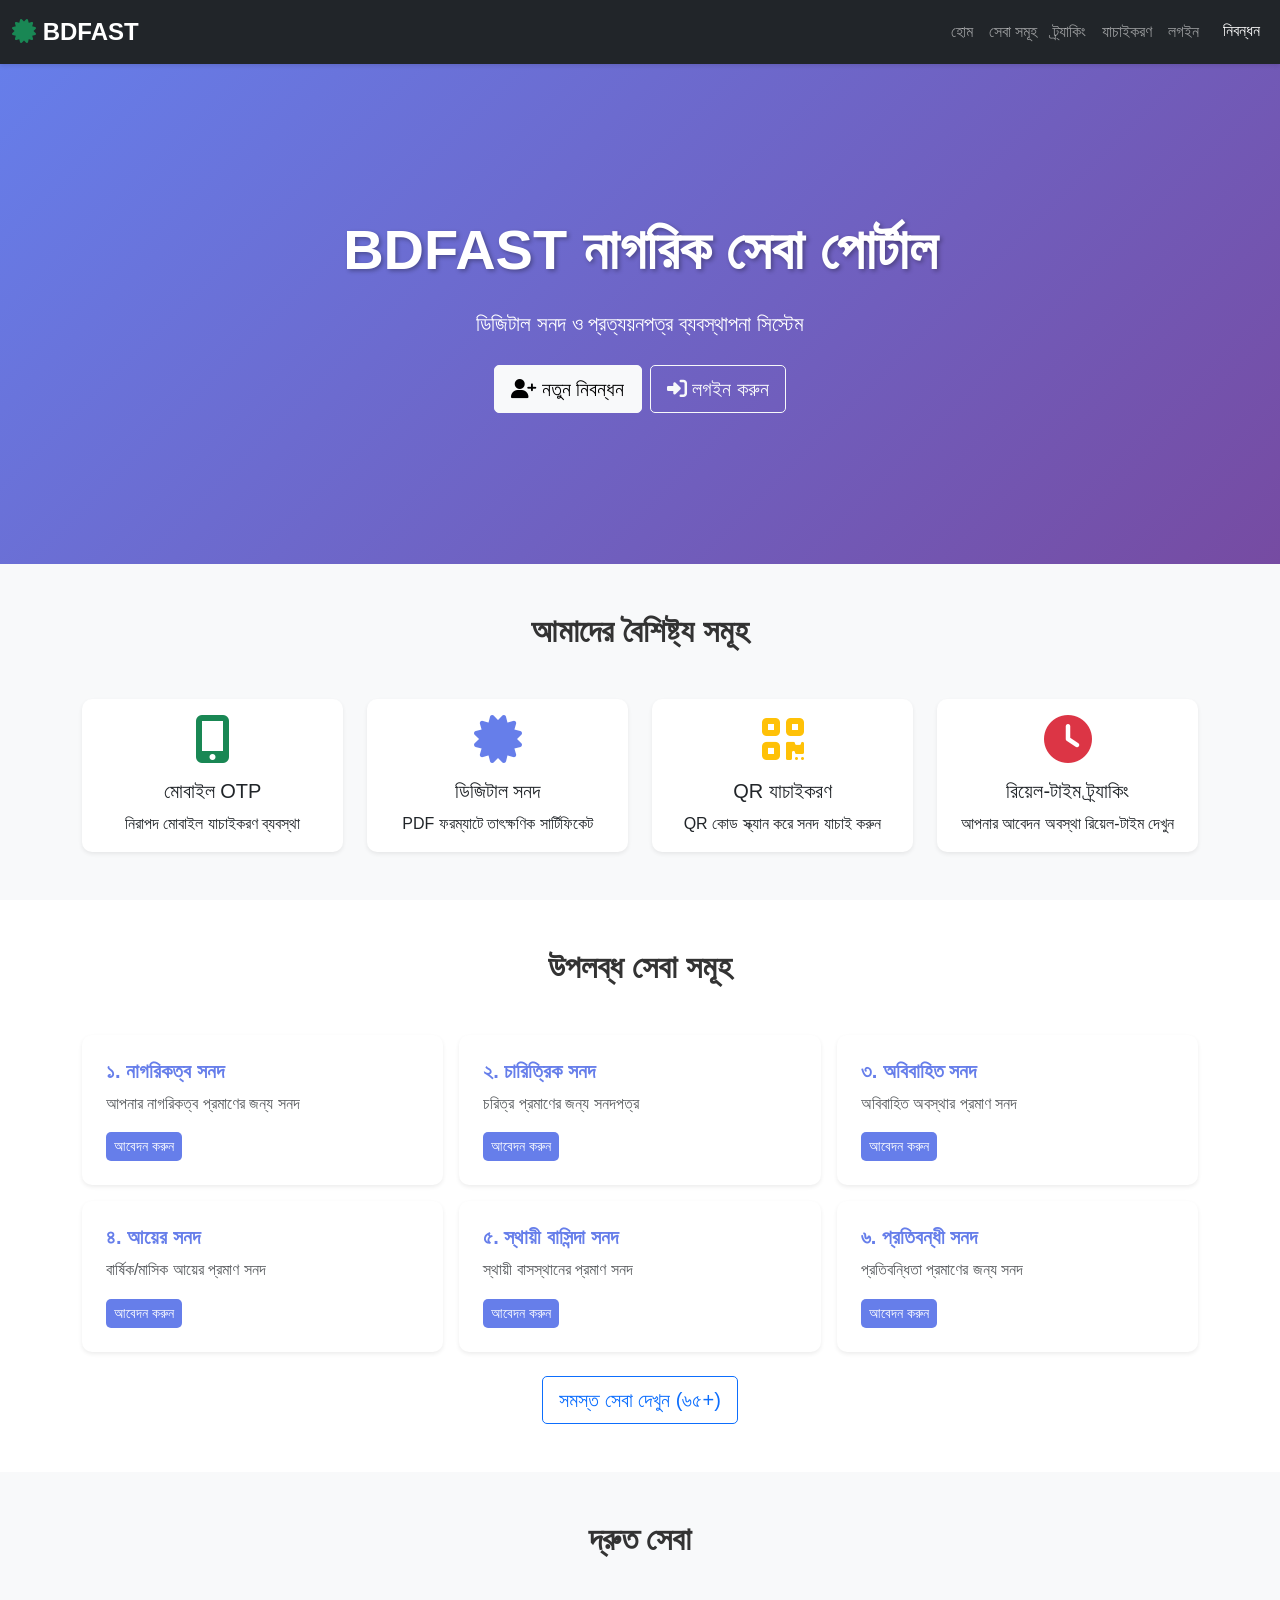
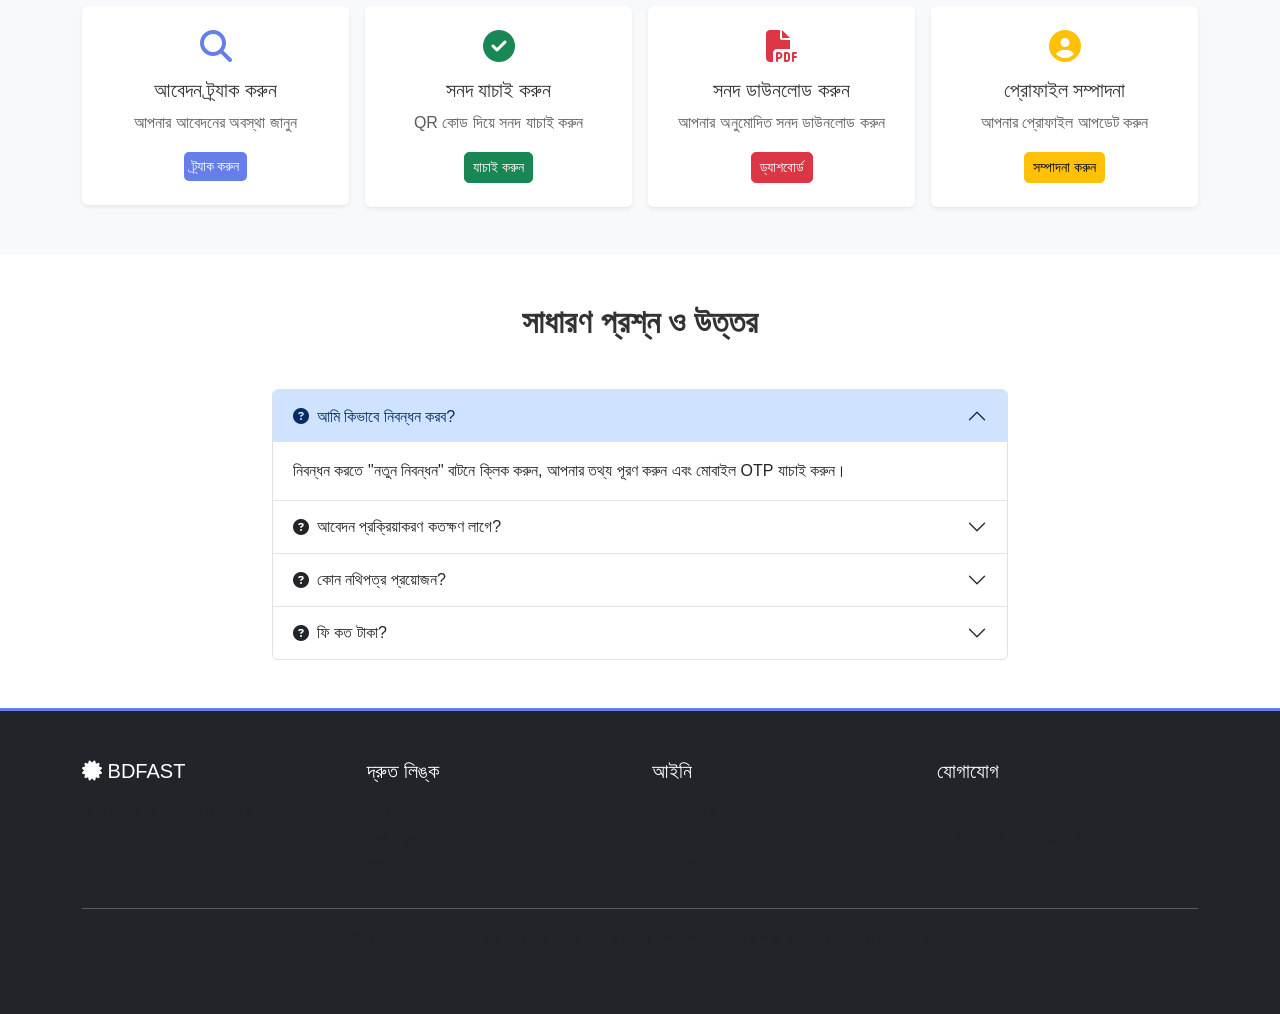
<file: index.html>
<!DOCTYPE html>
<html lang="bn">
<head>
    <meta charset="UTF-8">
    <meta name="viewport" content="width=device-width, initial-scale=1.0">
    <meta name="description" content="BDFAST Digital Citizen Certificate & Prottoyon Management System">
    <title>BDFAST - নাগরিক সেবা পোর্টাল</title>
    <link href="https://cdn.jsdelivr.net/npm/bootstrap@5.3.0/dist/css/bootstrap.min.css" rel="stylesheet">
    <link href="https://cdnjs.cloudflare.com/ajax/libs/font-awesome/6.4.0/css/all.min.css" rel="stylesheet">
    <link rel="stylesheet" href="css/style.css">
</head>
<body>
    <!-- Navigation Bar -->
    <nav class="navbar navbar-expand-lg navbar-dark bg-dark">
        <div class="container-fluid">
            <a class="navbar-brand fw-bold" href="#">
                <i class="fas fa-certificate text-success"></i> BDFAST
            </a>
            <button class="navbar-toggler" type="button" data-bs-toggle="collapse" data-bs-target="#navbarNav">
                <span class="navbar-toggler-icon"></span>
            </button>
            <div class="collapse navbar-collapse" id="navbarNav">
                <ul class="navbar-nav ms-auto">
                    <li class="nav-item"><a class="nav-link" href="#home">হোম</a></li>
                    <li class="nav-item"><a class="nav-link" href="#services">সেবা সমূহ</a></li>
                    <li class="nav-item"><a class="nav-link" href="pages/track.html">ট্র্যাকিং</a></li>
                    <li class="nav-item"><a class="nav-link" href="pages/verify.html">যাচাইকরণ</a></li>
                    <li class="nav-item"><a class="nav-link" href="pages/login.html">লগইন</a></li>
                    <li class="nav-item"><a class="nav-link btn btn-success text-white ms-2" href="pages/register.html">নিবন্ধন</a></li>
                </ul>
            </div>
        </div>
    </nav>

    <!-- Hero Section -->
    <section id="home" class="hero-section py-5 text-center text-white" style="background: linear-gradient(135deg, #667eea 0%, #764ba2 100%);">
        <div class="container">
            <h1 class="display-4 fw-bold mb-4">BDFAST নাগরিক সেবা পোর্টাল</h1>
            <p class="lead mb-4">ডিজিটাল সনদ ও প্রত্যয়নপত্র ব্যবস্থাপনা সিস্টেম</p>
            <div class="d-flex gap-2 justify-content-center">
                <a href="pages/register.html" class="btn btn-light btn-lg"><i class="fas fa-user-plus"></i> নতুন নিবন্ধন</a>
                <a href="pages/login.html" class="btn btn-outline-light btn-lg"><i class="fas fa-sign-in-alt"></i> লগইন করুন</a>
            </div>
        </div>
    </section>

    <!-- Features Section -->
    <section id="features" class="py-5 bg-light">
        <div class="container">
            <h2 class="text-center mb-5 fw-bold">আমাদের বৈশিষ্ট্য সমূহ</h2>
            <div class="row g-4">
                <div class="col-md-3 text-center">
                    <div class="card border-0 shadow-sm h-100">
                        <div class="card-body">
                            <i class="fas fa-mobile-alt fa-3x text-success mb-3"></i>
                            <h5 class="card-title">মোবাইল OTP</h5>
                            <p class="card-text">নিরাপদ মোবাইল যাচাইকরণ ব্যবস্থা</p>
                        </div>
                    </div>
                </div>
                <div class="col-md-3 text-center">
                    <div class="card border-0 shadow-sm h-100">
                        <div class="card-body">
                            <i class="fas fa-certificate fa-3x text-primary mb-3"></i>
                            <h5 class="card-title">ডিজিটাল সনদ</h5>
                            <p class="card-text">PDF ফরম্যাটে তাৎক্ষণিক সার্টিফিকেট</p>
                        </div>
                    </div>
                </div>
                <div class="col-md-3 text-center">
                    <div class="card border-0 shadow-sm h-100">
                        <div class="card-body">
                            <i class="fas fa-qrcode fa-3x text-warning mb-3"></i>
                            <h5 class="card-title">QR যাচাইকরণ</h5>
                            <p class="card-text">QR কোড স্ক্যান করে সনদ যাচাই করুন</p>
                        </div>
                    </div>
                </div>
                <div class="col-md-3 text-center">
                    <div class="card border-0 shadow-sm h-100">
                        <div class="card-body">
                            <i class="fas fa-clock fa-3x text-danger mb-3"></i>
                            <h5 class="card-title">রিয়েল-টাইম ট্র্যাকিং</h5>
                            <p class="card-text">আপনার আবেদন অবস্থা রিয়েল-টাইম দেখুন</p>
                        </div>
                    </div>
                </div>
            </div>
        </div>
    </section>

    <!-- Services Section -->
    <section id="services" class="py-5">
        <div class="container">
            <h2 class="text-center mb-5 fw-bold">উপলব্ধ সেবা সমূহ</h2>
            <div class="row g-3">
                <div class="col-md-4">
                    <div class="service-card card border-0 shadow-sm">
                        <div class="card-body">
                            <h5 class="card-title">১. নাগরিকত্ব সনদ</h5>
                            <p class="text-muted">আপনার নাগরিকত্ব প্রমাণের জন্য সনদ</p>
                            <a href="#" class="btn btn-sm btn-primary">আবেদন করুন</a>
                        </div>
                    </div>
                </div>
                <div class="col-md-4">
                    <div class="service-card card border-0 shadow-sm">
                        <div class="card-body">
                            <h5 class="card-title">২. চারিত্রিক সনদ</h5>
                            <p class="text-muted">চরিত্র প্রমাণের জন্য সনদপত্র</p>
                            <a href="#" class="btn btn-sm btn-primary">আবেদন করুন</a>
                        </div>
                    </div>
                </div>
                <div class="col-md-4">
                    <div class="service-card card border-0 shadow-sm">
                        <div class="card-body">
                            <h5 class="card-title">৩. অবিবাহিত সনদ</h5>
                            <p class="text-muted">অবিবাহিত অবস্থার প্রমাণ সনদ</p>
                            <a href="#" class="btn btn-sm btn-primary">আবেদন করুন</a>
                        </div>
                    </div>
                </div>
                <div class="col-md-4">
                    <div class="service-card card border-0 shadow-sm">
                        <div class="card-body">
                            <h5 class="card-title">৪. আয়ের সনদ</h5>
                            <p class="text-muted">বার্ষিক/মাসিক আয়ের প্রমাণ সনদ</p>
                            <a href="#" class="btn btn-sm btn-primary">আবেদন করুন</a>
                        </div>
                    </div>
                </div>
                <div class="col-md-4">
                    <div class="service-card card border-0 shadow-sm">
                        <div class="card-body">
                            <h5 class="card-title">৫. স্থায়ী বাসিন্দা সনদ</h5>
                            <p class="text-muted">স্থায়ী বাসস্থানের প্রমাণ সনদ</p>
                            <a href="#" class="btn btn-sm btn-primary">আবেদন করুন</a>
                        </div>
                    </div>
                </div>
                <div class="col-md-4">
                    <div class="service-card card border-0 shadow-sm">
                        <div class="card-body">
                            <h5 class="card-title">৬. প্রতিবন্ধী সনদ</h5>
                            <p class="text-muted">প্রতিবন্ধিতা প্রমাণের জন্য সনদ</p>
                            <a href="#" class="btn btn-sm btn-primary">আবেদন করুন</a>
                        </div>
                    </div>
                </div>
            </div>
            <div class="text-center mt-4">
                <a href="pages/services.html" class="btn btn-lg btn-outline-primary">সমস্ত সেবা দেখুন (৬৫+)</a>
            </div>
        </div>
    </section>

    <!-- Quick Actions Section -->
    <section class="py-5 bg-light">
        <div class="container">
            <h2 class="text-center mb-5 fw-bold">দ্রুত সেবা</h2>
            <div class="row g-3 text-center">
                <div class="col-md-3">
                    <div class="quick-action-card p-4 border-0 rounded shadow-sm">
                        <i class="fas fa-search fa-2x text-primary mb-3"></i>
                        <h5>আবেদন ট্র্যাক করুন</h5>
                        <p class="text-muted mb-3">আপনার আবেদনের অবস্থা জানুন</p>
                        <a href="pages/track.html" class="btn btn-sm btn-primary">ট্র্যাক করুন</a>
                    </div>
                </div>
                <div class="col-md-3">
                    <div class="quick-action-card p-4 border-0 rounded shadow-sm">
                        <i class="fas fa-check-circle fa-2x text-success mb-3"></i>
                        <h5>সনদ যাচাই করুন</h5>
                        <p class="text-muted mb-3">QR কোড দিয়ে সনদ যাচাই করুন</p>
                        <a href="pages/verify.html" class="btn btn-sm btn-success">যাচাই করুন</a>
                    </div>
                </div>
                <div class="col-md-3">
                    <div class="quick-action-card p-4 border-0 rounded shadow-sm">
                        <i class="fas fa-file-pdf fa-2x text-danger mb-3"></i>
                        <h5>সনদ ডাউনলোড করুন</h5>
                        <p class="text-muted mb-3">আপনার অনুমোদিত সনদ ডাউনলোড করুন</p>
                        <a href="pages/dashboard.html" class="btn btn-sm btn-danger">ড্যাশবোর্ড</a>
                    </div>
                </div>
                <div class="col-md-3">
                    <div class="quick-action-card p-4 border-0 rounded shadow-sm">
                        <i class="fas fa-user-circle fa-2x text-warning mb-3"></i>
                        <h5>প্রোফাইল সম্পাদনা</h5>
                        <p class="text-muted mb-3">আপনার প্রোফাইল আপডেট করুন</p>
                        <a href="pages/profile.html" class="btn btn-sm btn-warning">সম্পাদনা করুন</a>
                    </div>
                </div>
            </div>
        </div>
    </section>

    <!-- FAQ Section -->
    <section class="py-5">
        <div class="container">
            <h2 class="text-center mb-5 fw-bold">সাধারণ প্রশ্ন ও উত্তর</h2>
            <div class="row">
                <div class="col-lg-8 mx-auto">
                    <div class="accordion" id="faqAccordion">
                        <div class="accordion-item">
                            <h2 class="accordion-header">
                                <button class="accordion-button" type="button" data-bs-toggle="collapse" data-bs-target="#faq1">
                                    <i class="fas fa-question-circle me-2"></i> আমি কিভাবে নিবন্ধন করব?
                                </button>
                            </h2>
                            <div id="faq1" class="accordion-collapse collapse show" data-bs-parent="#faqAccordion">
                                <div class="accordion-body">
                                    নিবন্ধন করতে "নতুন নিবন্ধন" বাটনে ক্লিক করুন, আপনার তথ্য পূরণ করুন এবং মোবাইল OTP যাচাই করুন।
                                </div>
                            </div>
                        </div>
                        <div class="accordion-item">
                            <h2 class="accordion-header">
                                <button class="accordion-button collapsed" type="button" data-bs-toggle="collapse" data-bs-target="#faq2">
                                    <i class="fas fa-question-circle me-2"></i> আবেদন প্রক্রিয়াকরণ কতক্ষণ লাগে?
                                </button>
                            </h2>
                            <div id="faq2" class="accordion-collapse collapse" data-bs-parent="#faqAccordion">
                                <div class="accordion-body">
                                    সাধারণত ৫-৭ কর্মদিবস সময় লাগে। আপনি রিয়েল-টাইমে আপনার আবেদনের অবস্থা ট্র্যাক করতে পারেন।
                                </div>
                            </div>
                        </div>
                        <div class="accordion-item">
                            <h2 class="accordion-header">
                                <button class="accordion-button collapsed" type="button" data-bs-toggle="collapse" data-bs-target="#faq3">
                                    <i class="fas fa-question-circle me-2"></i> কোন নথিপত্র প্রয়োজন?
                                </button>
                            </h2>
                            <div id="faq3" class="accordion-collapse collapse" data-bs-parent="#faqAccordion">
                                <div class="accordion-body">
                                    আবেদনের ধরনের উপর নির্ভর করে বিভিন্ন নথির প্রয়োজন হয়। আবেদন ফর্মে সকল প্রয়োজনীয় নথির তালিকা থাকবে।
                                </div>
                            </div>
                        </div>
                        <div class="accordion-item">
                            <h2 class="accordion-header">
                                <button class="accordion-button collapsed" type="button" data-bs-toggle="collapse" data-bs-target="#faq4">
                                    <i class="fas fa-question-circle me-2"></i> ফি কত টাকা?
                                </button>
                            </h2>
                            <div id="faq4" class="accordion-collapse collapse" data-bs-parent="#faqAccordion">
                                <div class="accordion-body">
                                    বিভিন্ন সেবার জন্য ফি ভিন্ন। সেবা নির্বাচনের সময় ফি জানানো হবে।
                                </div>
                            </div>
                        </div>
                    </div>
                </div>
            </div>
        </div>
    </section>

    <!-- Footer -->
    <footer class="bg-dark text-white py-5">
        <div class="container">
            <div class="row g-4">
                <div class="col-md-3">
                    <h5 class="mb-3"><i class="fas fa-certificate"></i> BDFAST</h5>
                    <p class="text-muted">ডিজিটাল নাগরিক সেবা ব্যবস্থাপনা</p>
                </div>
                <div class="col-md-3">
                    <h5 class="mb-3">দ্রুত লিঙ্ক</h5>
                    <ul class="list-unstyled">
                        <li><a href="#" class="text-muted text-decoration-none">হোম</a></li>
                        <li><a href="#" class="text-muted text-decoration-none">সেবা সমূহ</a></li>
                        <li><a href="#" class="text-muted text-decoration-none">সম্পর্কে</a></li>
                    </ul>
                </div>
                <div class="col-md-3">
                    <h5 class="mb-3">আইনি</h5>
                    <ul class="list-unstyled">
                        <li><a href="pages/privacy.html" class="text-muted text-decoration-none">গোপনীয়তা নীতি</a></li>
                        <li><a href="pages/terms.html" class="text-muted text-decoration-none">শর্তাবলী</a></li>
                        <li><a href="pages/disclaimer.html" class="text-muted text-decoration-none">অস্বীকরণ</a></li>
                    </ul>
                </div>
                <div class="col-md-3">
                    <h5 class="mb-3">যোগাযোগ</h5>
                    <p class="text-muted">
                        <i class="fas fa-phone"></i> +৮৮০ XXXX XXXXXX<br>
                        <i class="fas fa-envelope"></i> info@bdfast.gov.bd
                    </p>
                </div>
            </div>
            <hr class="bg-secondary">
            <div class="text-center text-muted">
                <p>&copy; ২০২৬ BDFAST। সর্বাধিকার সংরক্ষিত। এই প্ল্যাটফর্মটি সংশ্লিষ্ট কর্তৃপক্ষের অনুমোদন অনুযায়ী পরিচালিত হয়।</p>
            </div>
        </div>
    </footer>

    <script src="https://cdn.jsdelivr.net/npm/bootstrap@5.3.0/dist/js/bootstrap.bundle.min.js"></script>
    <script src="js/main.js"></script>
</body>
</html>
</file>
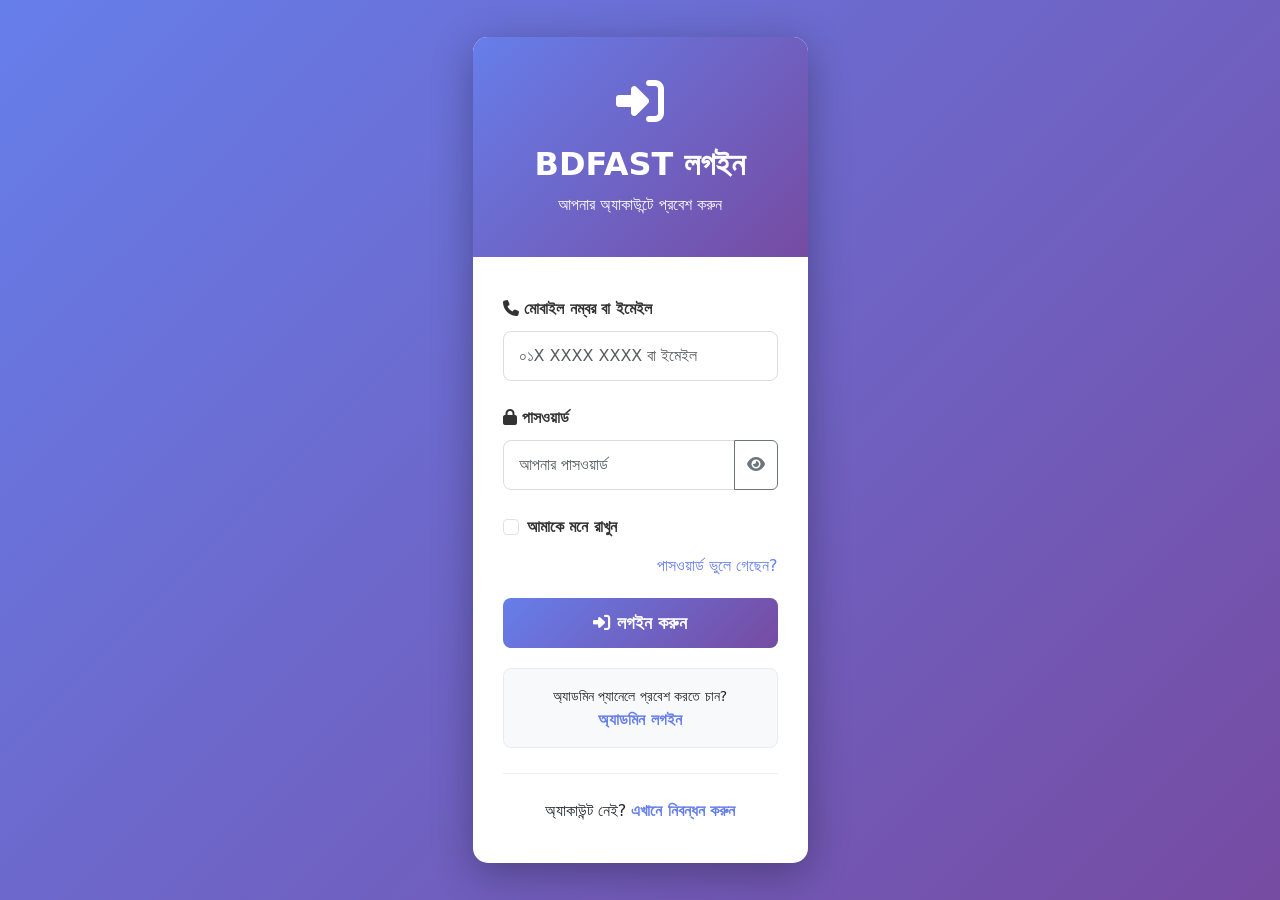
<file: pages/login.html>
<!DOCTYPE html>
<html lang="bn">
<head>
    <meta charset="UTF-8">
    <meta name="viewport" content="width=device-width, initial-scale=1.0">
    <title>লগইন - BDFAST</title>
    <link href="https://cdn.jsdelivr.net/npm/bootstrap@5.3.0/dist/css/bootstrap.min.css" rel="stylesheet">
    <link href="https://cdnjs.cloudflare.com/ajax/libs/font-awesome/6.4.0/css/all.min.css" rel="stylesheet">
    <style>
        body {
            background: linear-gradient(135deg, #667eea 0%, #764ba2 100%);
            min-height: 100vh;
            display: flex;
            align-items: center;
            padding: 20px;
        }
        .login-container {
            background: white;
            border-radius: 15px;
            box-shadow: 0 10px 40px rgba(0,0,0,0.3);
            max-width: 450px;
            margin: 0 auto;
            overflow: hidden;
        }
        .login-header {
            background: linear-gradient(135deg, #667eea 0%, #764ba2 100%);
            color: white;
            padding: 40px 30px;
            text-align: center;
        }
        .login-header h2 {
            margin-bottom: 10px;
            font-weight: 700;
        }
        .login-header i {
            font-size: 3rem;
            margin-bottom: 20px;
        }
        .login-form {
            padding: 40px 30px;
        }
        .form-group {
            margin-bottom: 25px;
        }
        label {
            font-weight: 600;
            margin-bottom: 10px;
            color: #333;
            display: block;
        }
        .form-control {
            border-radius: 8px;
            border: 1px solid #ddd;
            padding: 12px 15px;
            font-size: 1rem;
            transition: all 0.3s;
        }
        .form-control:focus {
            border-color: #667eea;
            box-shadow: 0 0 0 0.2rem rgba(102, 126, 234, 0.25);
        }
        .form-check {
            margin-bottom: 15px;
        }
        .form-check-input:checked {
            background-color: #667eea;
            border-color: #667eea;
        }
        .btn-login {
            background: linear-gradient(135deg, #667eea 0%, #764ba2 100%);
            border: none;
            color: white;
            padding: 12px 30px;
            border-radius: 8px;
            font-weight: 600;
            width: 100%;
            cursor: pointer;
            transition: all 0.3s;
            font-size: 1.1rem;
        }
        .btn-login:hover {
            transform: translateY(-2px);
            box-shadow: 0 5px 20px rgba(102, 126, 234, 0.4);
            color: white;
        }
        .forgot-password {
            text-align: right;
            margin-bottom: 20px;
        }
        .forgot-password a {
            color: #667eea;
            text-decoration: none;
            font-weight: 500;
        }
        .forgot-password a:hover {
            text-decoration: underline;
        }
        .register-link {
            text-align: center;
            margin-top: 25px;
            padding-top: 25px;
            border-top: 1px solid #eee;
        }
        .register-link a {
            color: #667eea;
            text-decoration: none;
            font-weight: 600;
        }
        .error-message {
            color: #dc3545;
            font-size: 0.875rem;
            margin-top: 5px;
        }
        .admin-login {
            background: #f8f9fa;
            padding: 15px;
            border-radius: 8px;
            margin-top: 20px;
            text-align: center;
            border: 1px solid #e9ecef;
        }
        .admin-login a {
            color: #667eea;
            text-decoration: none;
            font-weight: 600;
        }
    </style>
</head>
<body>
    <div class="login-container">
        <div class="login-header">
            <i class="fas fa-sign-in-alt"></i>
            <h2>BDFAST লগইন</h2>
            <p class="mb-0">আপনার অ্যাকাউন্টে প্রবেশ করুন</p>
        </div>

        <div class="login-form">
            <form id="loginForm">
                <div class="form-group">
                    <label for="loginMobile">
                        <i class="fas fa-phone"></i> মোবাইল নম্বর বা ইমেইল
                    </label>
                    <input type="text" id="loginMobile" class="form-control" placeholder="০১X XXXX XXXX বা ইমেইল" required>
                    <div class="error-message" id="loginMobileError"></div>
                </div>

                <div class="form-group">
                    <label for="loginPassword">
                        <i class="fas fa-lock"></i> পাসওয়ার্ড
                    </label>
                    <div class="input-group">
                        <input type="password" id="loginPassword" class="form-control" placeholder="আপনার পাসওয়ার্ড" required>
                        <button type="button" class="btn btn-outline-secondary" id="togglePassword">
                            <i class="fas fa-eye"></i>
                        </button>
                    </div>
                    <div class="error-message" id="loginPasswordError"></div>
                </div>

                <div class="form-check">
                    <input type="checkbox" id="rememberMe" class="form-check-input">
                    <label class="form-check-label" for="rememberMe">
                        আমাকে মনে রাখুন
                    </label>
                </div>

                <div class="forgot-password">
                    <a href="forgot-password.html">পাসওয়ার্ড ভুলে গেছেন?</a>
                </div>

                <button type="submit" class="btn-login">
                    <i class="fas fa-sign-in-alt"></i> লগইন করুন
                </button>
            </form>

            <div class="admin-login">
                <small>অ্যাডমিন প্যানেলে প্রবেশ করতে চান?</small><br>
                <a href="admin/login.html">অ্যাডমিন লগইন</a>
            </div>

            <div class="register-link">
                অ্যাকাউন্ট নেই? <a href="register.html">এখানে নিবন্ধন করুন</a>
            </div>
        </div>
    </div>

    <script src="../js/main.js"></script>
    <script src="https://cdn.jsdelivr.net/npm/bootstrap@5.3.0/dist/js/bootstrap.bundle.min.js"></script>
    <script>
        // Toggle Password Visibility
        document.getElementById('togglePassword').addEventListener('click', function() {
            const input = document.getElementById('loginPassword');
            const icon = this.querySelector('i');
            
            if (input.type === 'password') {
                input.type = 'text';
                icon.classList.remove('fa-eye');
                icon.classList.add('fa-eye-slash');
            } else {
                input.type = 'password';
                icon.classList.remove('fa-eye-slash');
                icon.classList.add('fa-eye');
            }
        });

        // Handle Login Form Submission
        document.getElementById('loginForm').addEventListener('submit', async function(e) {
            e.preventDefault();
            await handleLogin();
        });

        async function handleLogin() {
            const mobile = document.getElementById('loginMobile').value.trim();
            const password = document.getElementById('loginPassword').value;
            const rememberMe = document.getElementById('rememberMe').checked;

            // Clear previous errors
            document.getElementById('loginMobileError').textContent = '';
            document.getElementById('loginPasswordError').textContent = '';

            // Validation
            if (!mobile) {
                document.getElementById('loginMobileError').textContent = 'মোবাইল নম্বর বা ইমেইল প্রয়োজন';
                return;
            }

            if (!password) {
                document.getElementById('loginPasswordError').textContent = 'পাসওয়ার্ড প্রয়োজন';
                return;
            }

            const button = document.querySelector('.btn-login');
            BDFAST.setLoadingState(button, true);

            try {
                const response = await BDFAST.apiCall('/auth/login', 'POST', {
                    identifier: mobile,
                    password: password
                });

                if (response && response.success) {
                    // Store token and user info
                    localStorage.setItem('token', response.token);
                    BDFAST.setUserInfo(response.user);

                    if (rememberMe) {
                        localStorage.setItem('rememberMe', 'true');
                    }

                    BDFAST.showAlert('লগইন সফল! আপনি পুনর্নির্দেশিত হবেন...', 'success');
                    
                    // Redirect based on user role
                    setTimeout(() => {
                        if (response.user.role === 'admin' || response.user.role === 'officer') {
                            window.location.href = 'admin/dashboard.html';
                        } else {
                            window.location.href = 'dashboard.html';
                        }
                    }, 1500);
                } else {
                    BDFAST.showAlert(response?.message || 'লগইন ব্যর্থ হয়েছে', 'danger');
                }
            } catch (error) {
                console.error('Login Error:', error);
                BDFAST.showAlert('একটি ত্রুটি ঘটেছে। দয়া করে পুনরায় চেষ্টা করুন', 'danger');
            } finally {
                BDFAST.setLoadingState(button, false);
            }
        }
    </script>
</body>
</html>
</file>
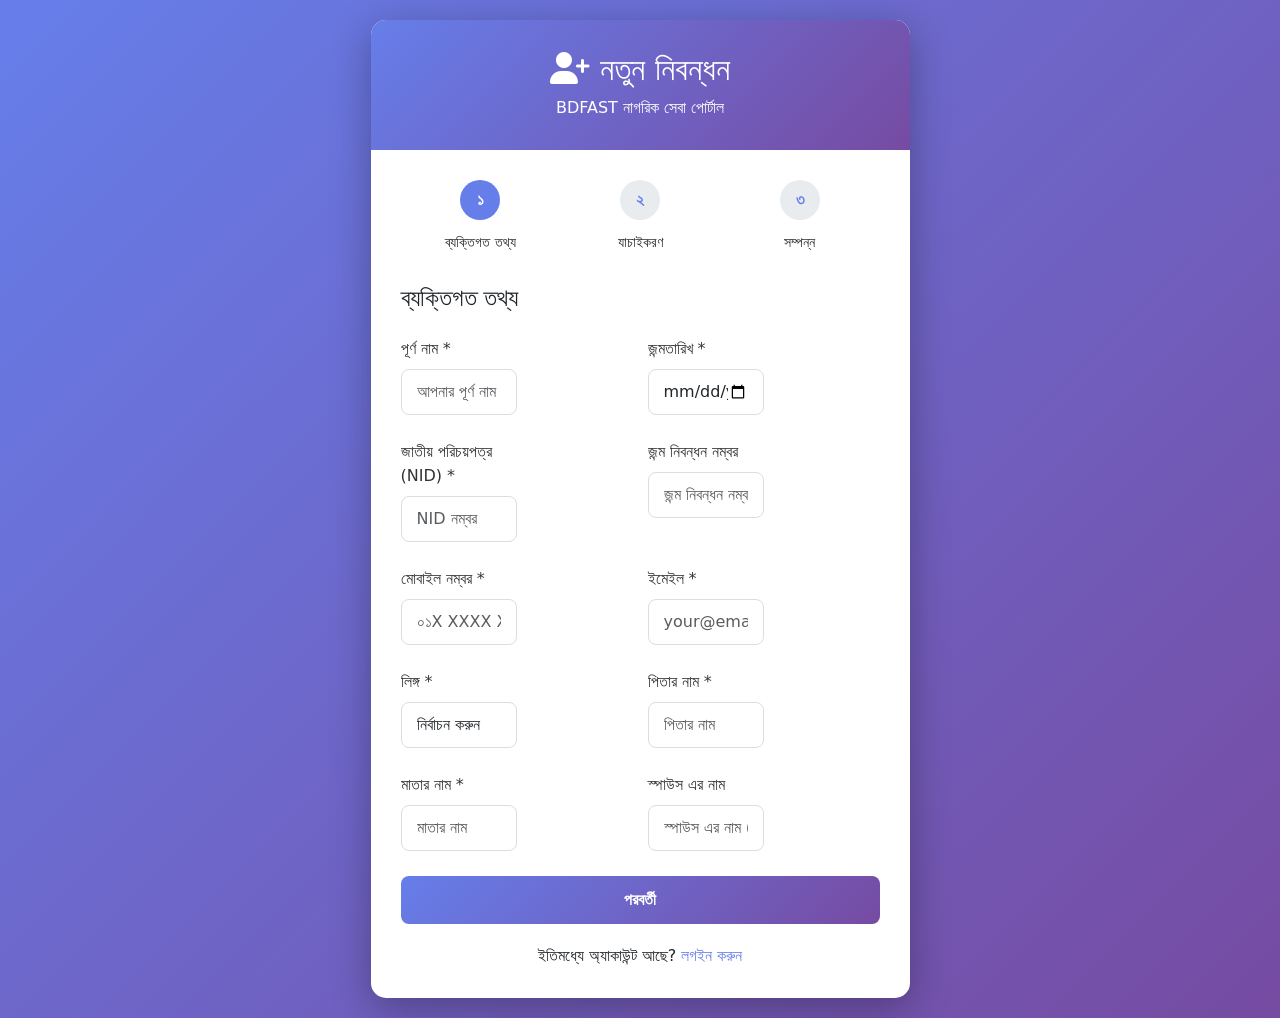
<file: pages/register.html>
<!DOCTYPE html>
<html lang="bn">
<head>
    <meta charset="UTF-8">
    <meta name="viewport" content="width=device-width, initial-scale=1.0">
    <title>নিবন্ধন - BDFAST</title>
    <link href="https://cdn.jsdelivr.net/npm/bootstrap@5.3.0/dist/css/bootstrap.min.css" rel="stylesheet">
    <link href="https://cdnjs.cloudflare.com/ajax/libs/font-awesome/6.4.0/css/all.min.css" rel="stylesheet">
    <style>
        body {
            background: linear-gradient(135deg, #667eea 0%, #764ba2 100%);
            min-height: 100vh;
            display: flex;
            align-items: center;
            padding: 20px;
        }
        .register-container {
            background: white;
            border-radius: 15px;
            box-shadow: 0 10px 40px rgba(0,0,0,0.3);
            max-width: 600px;
            margin: 0 auto;
        }
        .register-header {
            background: linear-gradient(135deg, #667eea 0%, #764ba2 100%);
            color: white;
            padding: 30px;
            border-radius: 15px 15px 0 0;
            text-align: center;
        }
        .form-section {
            padding: 30px;
        }
        .step-indicator {
            display: flex;
            justify-content: space-between;
            margin-bottom: 30px;
        }
        .step {
            text-align: center;
            flex: 1;
        }
        .step-number {
            width: 40px;
            height: 40px;
            background: #e9ecef;
            border-radius: 50%;
            display: flex;
            align-items: center;
            justify-content: center;
            margin: 0 auto 10px;
            font-weight: bold;
            color: #667eea;
        }
        .step.active .step-number {
            background: #667eea;
            color: white;
        }
        .form-group {
            margin-bottom: 20px;
        }
        label {
            font-weight: 500;
            margin-bottom: 8px;
            color: #333;
        }
        .form-control {
            border-radius: 8px;
            border: 1px solid #ddd;
            padding: 10px 15px;
            font-size: 1rem;
        }
        .form-control:focus {
            border-color: #667eea;
            box-shadow: 0 0 0 0.2rem rgba(102, 126, 234, 0.25);
        }
        .btn-submit {
            background: linear-gradient(135deg, #667eea 0%, #764ba2 100%);
            border: none;
            color: white;
            padding: 12px 30px;
            border-radius: 8px;
            font-weight: 600;
            width: 100%;
            cursor: pointer;
            transition: all 0.3s;
        }
        .btn-submit:hover {
            transform: translateY(-2px);
            box-shadow: 0 5px 20px rgba(102, 126, 234, 0.4);
        }
        .login-link {
            text-align: center;
            margin-top: 20px;
        }
        .login-link a {
            color: #667eea;
            text-decoration: none;
            font-weight: 500;
        }
        .error-message {
            color: #dc3545;
            font-size: 0.875rem;
            margin-top: 5px;
        }
        .row-cols-2 {
            display: grid;
            grid-template-columns: 1fr 1fr;
            gap: 15px;
        }
        @media (max-width: 576px) {
            .row-cols-2 {
                grid-template-columns: 1fr;
            }
        }
    </style>
</head>
<body>
    <div class="register-container">
        <div class="register-header">
            <h2><i class="fas fa-user-plus"></i> নতুন নিবন্ধন</h2>
            <p class="mb-0">BDFAST নাগরিক সেবা পোর্টাল</p>
        </div>

        <div class="form-section">
            <!-- Step Indicator -->
            <div class="step-indicator">
                <div class="step active" id="step1Indicator">
                    <div class="step-number">১</div>
                    <small>ব্যক্তিগত তথ্য</small>
                </div>
                <div class="step" id="step2Indicator">
                    <div class="step-number">২</div>
                    <small>যাচাইকরণ</small>
                </div>
                <div class="step" id="step3Indicator">
                    <div class="step-number">৩</div>
                    <small>সম্পন্ন</small>
                </div>
            </div>

            <!-- Step 1: Personal Information -->
            <div id="step1" class="form-step">
                <h4 class="mb-4">ব্যক্তিগত তথ্য</h4>
                
                <div class="row-cols-2">
                    <div class="form-group">
                        <label>পূর্ণ নাম *</label>
                        <input type="text" id="fullName" class="form-control" placeholder="আপনার পূর্ণ নাম">
                        <div class="error-message" id="fullNameError"></div>
                    </div>
                    <div class="form-group">
                        <label>জন্মতারিখ *</label>
                        <input type="date" id="dob" class="form-control">
                        <div class="error-message" id="dobError"></div>
                    </div>
                </div>

                <div class="row-cols-2">
                    <div class="form-group">
                        <label>জাতীয় পরিচয়পত্র (NID) *</label>
                        <input type="text" id="nid" class="form-control" placeholder="NID নম্বর">
                        <div class="error-message" id="nidError"></div>
                    </div>
                    <div class="form-group">
                        <label>জন্ম নিবন্ধন নম্বর</label>
                        <input type="text" id="birthReg" class="form-control" placeholder="জন্ম নিবন্ধন নম্বর">
                    </div>
                </div>

                <div class="row-cols-2">
                    <div class="form-group">
                        <label>মোবাইল নম্বর *</label>
                        <input type="tel" id="mobile" class="form-control" placeholder="০১X XXXX XXXX">
                        <div class="error-message" id="mobileError"></div>
                    </div>
                    <div class="form-group">
                        <label>ইমেইল *</label>
                        <input type="email" id="email" class="form-control" placeholder="your@email.com">
                        <div class="error-message" id="emailError"></div>
                    </div>
                </div>

                <div class="row-cols-2">
                    <div class="form-group">
                        <label>লিঙ্গ *</label>
                        <select id="gender" class="form-control">
                            <option value="">নির্বাচন করুন</option>
                            <option value="male">পুরুষ</option>
                            <option value="female">মহিলা</option>
                            <option value="other">অন্যান্য</option>
                        </select>
                        <div class="error-message" id="genderError"></div>
                    </div>
                    <div class="form-group">
                        <label>পিতার নাম *</label>
                        <input type="text" id="fatherName" class="form-control" placeholder="পিতার নাম">
                        <div class="error-message" id="fatherNameError"></div>
                    </div>
                </div>

                <div class="row-cols-2">
                    <div class="form-group">
                        <label>মাতার নাম *</label>
                        <input type="text" id="motherName" class="form-control" placeholder="মাতার নাম">
                        <div class="error-message" id="motherNameError"></div>
                    </div>
                    <div class="form-group">
                        <label>স্পাউস এর নাম</label>
                        <input type="text" id="spouseName" class="form-control" placeholder="স্পাউস এর নাম (যদি থাকে)">
                    </div>
                </div>

                <button type="button" class="btn-submit" onclick="nextStep(1)">পরবর্তী</button>
            </div>

            <!-- Step 2: OTP Verification -->
            <div id="step2" class="form-step" style="display: none;">
                <h4 class="mb-4">মোবাইল নম্বর যাচাই করুন</h4>
                
                <div class="alert alert-info">
                    <i class="fas fa-info-circle"></i> আপনার মোবাইল নম্বরে একটি OTP পাঠানো হয়েছে। দয়া করে নীচে প্রবেশ করুন।
                </div>

                <div class="form-group">
                    <label>OTP কোড *</label>
                    <input type="text" id="otp" class="form-control" placeholder="৬ সংখ্যার OTP" maxlength="6">
                    <div class="error-message" id="otpError"></div>
                </div>

                <div class="form-group">
                    <label>পাসওয়ার্ড *</label>
                    <input type="password" id="password" class="form-control" placeholder="শক্তিশালী পাসওয়ার্ড">
                    <small class="text-muted">কমপক্ষে ৮ অক্ষর, বড় হাতের অক্ষর, সংখ্যা এবং বিশেষ চিহ্ন অন্তর্ভুক্ত করুন</small>
                    <div class="error-message" id="passwordError"></div>
                </div>

                <div class="form-group">
                    <label>পাসওয়ার্ড নিশ্চিত করুন *</label>
                    <input type="password" id="confirmPassword" class="form-control" placeholder="পাসওয়ার্ড পুনরায় প্রবেশ করুন">
                    <div class="error-message" id="confirmPasswordError"></div>
                </div>

                <div class="form-group">
                    <div class="form-check">
                        <input type="checkbox" id="terms" class="form-check-input">
                        <label class="form-check-label" for="terms">
                            আমি শর্তাবলী ও গোপনীয়তা নীতিতে সম্মত
                        </label>
                    </div>
                    <div class="error-message" id="termsError"></div>
                </div>

                <div class="d-grid gap-2">
                    <button type="button" class="btn-submit" onclick="completeRegistration()">নিবন্ধন সম্পন্ন করুন</button>
                    <button type="button" class="btn btn-outline-secondary" onclick="prevStep(2)">পূর্ববর্তী</button>
                </div>
            </div>

            <!-- Step 3: Success -->
            <div id="step3" class="form-step" style="display: none;">
                <div class="text-center">
                    <div style="font-size: 4rem; color: #28a745; margin: 20px 0;">
                        <i class="fas fa-check-circle"></i>
                    </div>
                    <h4>নিবন্ধন সফল!</h4>
                    <p class="text-muted mb-4">আপনার অ্যাকাউন্ট সফলভাবে তৈরি হয়েছে।</p>
                    
                    <div class="alert alert-info text-start">
                        <strong>আপনার তথ্য:</strong>
                        <ul class="mb-0 mt-2">
                            <li>নাম: <span id="confirmName"></span></li>
                            <li>মোবাইল: <span id="confirmMobile"></span></li>
                            <li>ইমেইল: <span id="confirmEmail"></span></li>
                        </ul>
                    </div>

                    <a href="login.html" class="btn-submit" style="display: inline-block; text-decoration: none;">
                        এখন লগইন করুন
                    </a>
                </div>
            </div>

            <div class="login-link">
                ইতিমধ্যে অ্যাকাউন্ট আছে? <a href="login.html">লগইন করুন</a>
            </div>
        </div>
    </div>

    <script src="../js/main.js"></script>
    <script src="https://cdn.jsdelivr.net/npm/bootstrap@5.3.0/dist/js/bootstrap.bundle.min.js"></script>
    <script>
        let formData = {};

        // Send OTP
        async function sendOTP() {
            const mobile = document.getElementById('mobile').value;
            
            if (!BDFAST.validatePhoneNumber(mobile)) {
                document.getElementById('mobileError').textContent = 'বৈধ মোবাইল নম্বর প্রবেশ করুন';
                return false;
            }

            try {
                const response = await BDFAST.apiCall('/auth/otp/send', 'POST', { mobile });
                if (response && response.success) {
                    BDFAST.showAlert('OTP আপনার মোবাইলে পাঠানো হয়েছে', 'success');
                    return true;
                }
            } catch (error) {
                console.error('OTP Send Error:', error);
            }
            return false;
        }

        // Next Step
        function nextStep(step) {
            if (step === 1) {
                if (validateStep1()) {
                    saveStep1Data();
                    if (sendOTP()) {
                        document.getElementById('step1').style.display = 'none';
                        document.getElementById('step2').style.display = 'block';
                        document.getElementById('step1Indicator').classList.remove('active');
                        document.getElementById('step2Indicator').classList.add('active');
                    }
                }
            }
        }

        // Previous Step
        function prevStep(step) {
            if (step === 2) {
                document.getElementById('step2').style.display = 'none';
                document.getElementById('step1').style.display = 'block';
                document.getElementById('step1Indicator').classList.add('active');
                document.getElementById('step2Indicator').classList.remove('active');
            }
        }

        // Validate Step 1
        function validateStep1() {
            let isValid = true;
            
            const fullName = document.getElementById('fullName').value.trim();
            if (!fullName) {
                document.getElementById('fullNameError').textContent = 'পূর্ণ নাম প্রয়োজন';
                isValid = false;
            }

            const dob = document.getElementById('dob').value;
            if (!dob) {
                document.getElementById('dobError').textContent = 'জন্মতারিখ প্রয়োজন';
                isValid = false;
            }

            const nid = document.getElementById('nid').value.trim();
            if (!BDFAST.validateNID(nid)) {
                document.getElementById('nidError').textContent = 'বৈধ NID প্রবেশ করুন';
                isValid = false;
            }

            const mobile = document.getElementById('mobile').value;
            if (!BDFAST.validatePhoneNumber(mobile)) {
                document.getElementById('mobileError').textContent = 'বৈধ মোবাইল নম্বর প্রয়োজন';
                isValid = false;
            }

            const email = document.getElementById('email').value;
            if (!BDFAST.validateEmail(email)) {
                document.getElementById('emailError').textContent = 'বৈধ ইমেইল প্রয়োজন';
                isValid = false;
            }

            const gender = document.getElementById('gender').value;
            if (!gender) {
                document.getElementById('genderError').textContent = 'লিঙ্গ নির্বাচন করুন';
                isValid = false;
            }

            const fatherName = document.getElementById('fatherName').value.trim();
            if (!fatherName) {
                document.getElementById('fatherNameError').textContent = 'পিতার নাম প্রয়োজন';
                isValid = false;
            }

            const motherName = document.getElementById('motherName').value.trim();
            if (!motherName) {
                document.getElementById('motherNameError').textContent = 'মাতার নাম প্রয়োজন';
                isValid = false;
            }

            return isValid;
        }

        // Save Step 1 Data
        function saveStep1Data() {
            formData = {
                fullName: document.getElementById('fullName').value.trim(),
                dob: document.getElementById('dob').value,
                nid: document.getElementById('nid').value.trim(),
                birthReg: document.getElementById('birthReg').value.trim(),
                mobile: document.getElementById('mobile').value,
                email: document.getElementById('email').value,
                gender: document.getElementById('gender').value,
                fatherName: document.getElementById('fatherName').value.trim(),
                motherName: document.getElementById('motherName').value.trim(),
                spouseName: document.getElementById('spouseName').value.trim()
            };
        }

        // Complete Registration
        async function completeRegistration() {
            if (!validateStep2()) return;

            const button = event.target;
            BDFAST.setLoadingState(button, true);

            try {
                const registrationData = {
                    ...formData,
                    password: document.getElementById('password').value,
                    otp: document.getElementById('otp').value
                };

                const response = await BDFAST.apiCall('/auth/register', 'POST', registrationData);
                
                if (response && response.success) {
                    // Show success
                    document.getElementById('step2').style.display = 'none';
                    document.getElementById('step3').style.display = 'block';
                    document.getElementById('step2Indicator').classList.remove('active');
                    document.getElementById('step3Indicator').classList.add('active');

                    document.getElementById('confirmName').textContent = formData.fullName;
                    document.getElementById('confirmMobile').textContent = formData.mobile;
                    document.getElementById('confirmEmail').textContent = formData.email;

                    BDFAST.showAlert('আপনার অ্যাকাউন্ট সফলভাবে তৈরি হয়েছে!', 'success');
                } else {
                    BDFAST.showAlert(response?.message || 'নিবন্ধন ব্যর্থ হয়েছে', 'danger');
                }
            } catch (error) {
                console.error('Registration Error:', error);
                BDFAST.showAlert('একটি ত্রুটি ঘটেছে। দয়া করে পুনরায় চেষ্টা করুন', 'danger');
            } finally {
                BDFAST.setLoadingState(button, false);
            }
        }

        // Validate Step 2
        function validateStep2() {
            let isValid = true;

            const otp = document.getElementById('otp').value;
            if (!otp || otp.length !== 6) {
                document.getElementById('otpError').textContent = '৬ সংখ্যার OTP প্রবেশ করুন';
                isValid = false;
            }

            const password = document.getElementById('password').value;
            if (password.length < 8) {
                document.getElementById('passwordError').textContent = 'পাসওয়ার্ড কমপক্ষে ৮ অক্ষর হতে হবে';
                isValid = false;
            }

            const confirmPassword = document.getElementById('confirmPassword').value;
            if (password !== confirmPassword) {
                document.getElementById('confirmPasswordError').textContent = 'পাসওয়ার্ড মিলছে না';
                isValid = false;
            }

            if (!document.getElementById('terms').checked) {
                document.getElementById('termsError').textContent = 'শর্তাবলী গ্রহণ করুন';
                isValid = false;
            }

            return isValid;
        }
    </script>
</body>
</html>
</file>
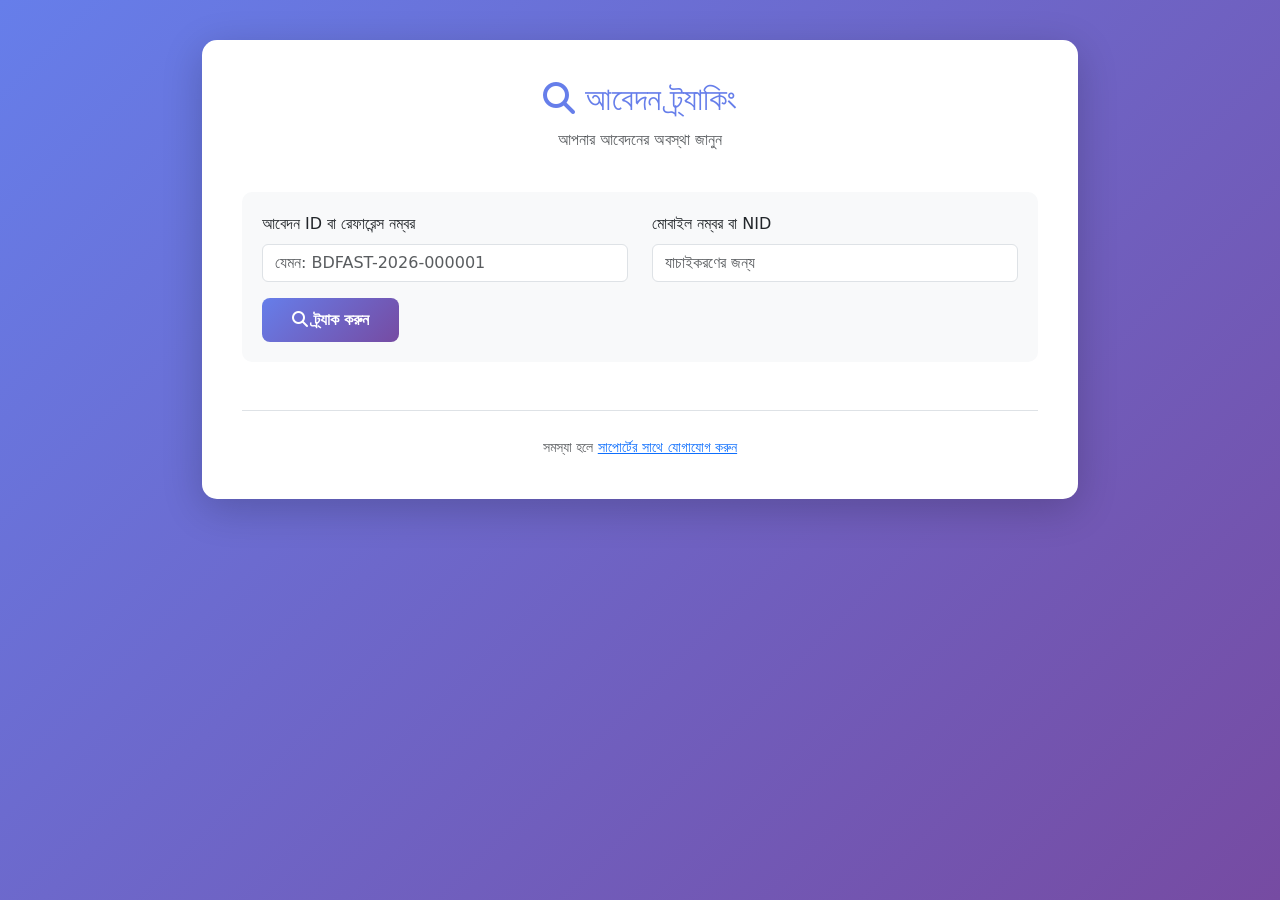
<file: pages/track.html>
<!DOCTYPE html>
<html lang="bn">
<head>
    <meta charset="UTF-8">
    <meta name="viewport" content="width=device-width, initial-scale=1.0">
    <title>আবেদন ট্র্যাকিং - BDFAST</title>
    <link href="https://cdn.jsdelivr.net/npm/bootstrap@5.3.0/dist/css/bootstrap.min.css" rel="stylesheet">
    <link href="https://cdnjs.cloudflare.com/ajax/libs/font-awesome/6.4.0/css/all.min.css" rel="stylesheet">
    <style>
        body {
            background: linear-gradient(135deg, #667eea 0%, #764ba2 100%);
            min-height: 100vh;
            padding: 40px 20px;
        }
        .container {
            max-width: 900px;
            margin: 0 auto;
        }
        .tracking-card {
            background: white;
            border-radius: 15px;
            box-shadow: 0 10px 40px rgba(0,0,0,0.2);
            padding: 40px;
        }
        .tracking-header {
            text-align: center;
            margin-bottom: 40px;
        }
        .tracking-header h2 {
            color: #667eea;
            margin-bottom: 10px;
        }
        .form-section {
            background: #f8f9fa;
            padding: 20px;
            border-radius: 10px;
            margin-bottom: 30px;
        }
        .input-group {
            margin-bottom: 15px;
        }
        .timeline {
            position: relative;
            padding: 20px 0;
        }
        .timeline-item {
            display: flex;
            margin-bottom: 30px;
            position: relative;
        }
        .timeline-item:not(:last-child)::after {
            content: '';
            position: absolute;
            left: 15px;
            top: 40px;
            width: 2px;
            height: 60px;
            background: #ddd;
        }
        .timeline-dot {
            width: 35px;
            height: 35px;
            background: #667eea;
            border-radius: 50%;
            display: flex;
            align-items: center;
            justify-content: center;
            color: white;
            font-size: 1.2rem;
            margin-right: 20px;
            flex-shrink: 0;
        }
        .timeline-dot.completed {
            background: #28a745;
        }
        .timeline-dot.active {
            background: #ffc107;
        }
        .timeline-content {
            background: #f8f9fa;
            padding: 15px 20px;
            border-radius: 8px;
            flex: 1;
        }
        .timeline-content h6 {
            margin-bottom: 5px;
            color: #333;
        }
        .timeline-content small {
            color: #666;
        }
        .status-badge {
            display: inline-block;
            padding: 5px 15px;
            border-radius: 20px;
            font-size: 0.875rem;
            font-weight: 600;
            margin-top: 10px;
        }
        .status-badge.pending {
            background: #fff3cd;
            color: #856404;
        }
        .status-badge.processing {
            background: #d1ecf1;
            color: #0c5460;
        }
        .status-badge.approved {
            background: #d4edda;
            color: #155724;
        }
        .status-badge.rejected {
            background: #f8d7da;
            color: #721c24;
        }
        .btn-search {
            background: linear-gradient(135deg, #667eea 0%, #764ba2 100%);
            border: none;
            color: white;
            padding: 10px 30px;
            border-radius: 8px;
            font-weight: 600;
            cursor: pointer;
            transition: all 0.3s;
        }
        .btn-search:hover {
            color: white;
            transform: translateY(-2px);
            box-shadow: 0 5px 20px rgba(102, 126, 234, 0.4);
        }
        .no-result {
            text-align: center;
            padding: 40px 20px;
            color: #999;
        }
    </style>
</head>
<body>
    <div class="container">
        <div class="tracking-card">
            <div class="tracking-header">
                <h2><i class="fas fa-search"></i> আবেদন ট্র্যাকিং</h2>
                <p class="text-muted">আপনার আবেদনের অবস্থা জানুন</p>
            </div>

            <div class="form-section">
                <div class="row">
                    <div class="col-md-6">
                        <label class="form-label">আবেদন ID বা রেফারেন্স নম্বর</label>
                        <input type="text" class="form-control" id="applicationId" placeholder="যেমন: BDFAST-2026-000001">
                    </div>
                    <div class="col-md-6">
                        <label class="form-label">মোবাইল নম্বর বা NID</label>
                        <input type="text" class="form-control" id="contactInfo" placeholder="যাচাইকরণের জন্য">
                    </div>
                </div>
                <button class="btn-search mt-3" onclick="trackApplication()">
                    <i class="fas fa-search"></i> ট্র্যাক করুন
                </button>
            </div>

            <div id="trackingResult" style="display: none;">
                <div class="mb-4">
                    <h5>আবেদন #<span id="resultAppId"></span></h5>
                    <p class="text-muted">নাগরিক: <span id="resultName"></span></p>
                </div>

                <div class="timeline">
                    <div class="timeline-item">
                        <div class="timeline-dot completed">
                            <i class="fas fa-check"></i>
                        </div>
                        <div class="timeline-content">
                            <h6>আবেদন সাবমিশন</h6>
                            <small id="submitDate"></small>
                            <div class="status-badge approved">সম্পন্ন</div>
                        </div>
                    </div>

                    <div class="timeline-item">
                        <div class="timeline-dot completed">
                            <i class="fas fa-check"></i>
                        </div>
                        <div class="timeline-content">
                            <h6>পেমেন্ট যাচাইকরণ</h6>
                            <small id="paymentDate"></small>
                            <div class="status-badge approved">সম্পন্ন</div>
                        </div>
                    </div>

                    <div class="timeline-item">
                        <div class="timeline-dot active">
                            <i class="fas fa-hourglass-start"></i>
                        </div>
                        <div class="timeline-content">
                            <h6>অফিসার পরীক্ষা</h6>
                            <small>প্রত্যাশিত সমাপনী: <span id="reviewDate"></span></small>
                            <div class="status-badge processing">চলমান</div>
                        </div>
                    </div>

                    <div class="timeline-item">
                        <div class="timeline-dot">
                            <i class="fas fa-clock"></i>
                        </div>
                        <div class="timeline-content">
                            <h6>চূড়ান্ত অনুমোদন</h6>
                            <small>অপেক্ষায় আছে</small>
                            <div class="status-badge pending">অপেক্ষা</div>
                        </div>
                    </div>

                    <div class="timeline-item">
                        <div class="timeline-dot">
                            <i class="fas fa-certificate"></i>
                        </div>
                        <div class="timeline-content">
                            <h6>সনদ প্রদান</h6>
                            <small>অপেক্ষায় আছে</small>
                            <div class="status-badge pending">অপেক্ষা</div>
                        </div>
                    </div>
                </div>
            </div>

            <div id="noResult" class="no-result" style="display: none;">
                <i class="fas fa-search" style="font-size: 3rem; opacity: 0.5;"></i>
                <p style="margin-top: 20px;">আবেদন খুঁজে পাওয়া যায়নি। অনুগ্রহ করে সঠিক তথ্য প্রবেশ করুন।</p>
            </div>

            <div class="text-center mt-5 pt-4 border-top">
                <small class="text-muted">
                    সমস্যা হলে <a href="#">সাপোর্টের সাথে যোগাযোগ করুন</a>
                </small>
            </div>
        </div>
    </div>

    <script src="https://cdn.jsdelivr.net/npm/bootstrap@5.3.0/dist/js/bootstrap.bundle.min.js"></script>
    <script src="../js/main.js"></script>
    <script>
        function trackApplication() {
            const appId = document.getElementById('applicationId').value;
            const contactInfo = document.getElementById('contactInfo').value;

            if (!appId) {
                BDFAST.showAlert('আবেদন ID প্রবেশ করুন', 'warning');
                return;
            }

            // Simulate API call
            setTimeout(() => {
                document.getElementById('trackingResult').style.display = 'block';
                document.getElementById('noResult').style.display = 'none';
                
                document.getElementById('resultAppId').textContent = appId;
                document.getElementById('resultName').textContent = 'মোহাম্মদ আবদুল কাদির';
                document.getElementById('submitDate').textContent = '৫ সেপ্টেম্বর ২০২৬';
                document.getElementById('paymentDate').textContent = '৫ সেপ্টেম্বর ২০২৬';
                document.getElementById('reviewDate').textContent = '১২ সেপ্টেম্বর ২০২৬';
            }, 500);
        }
    </script>
</body>
</html>
</file>
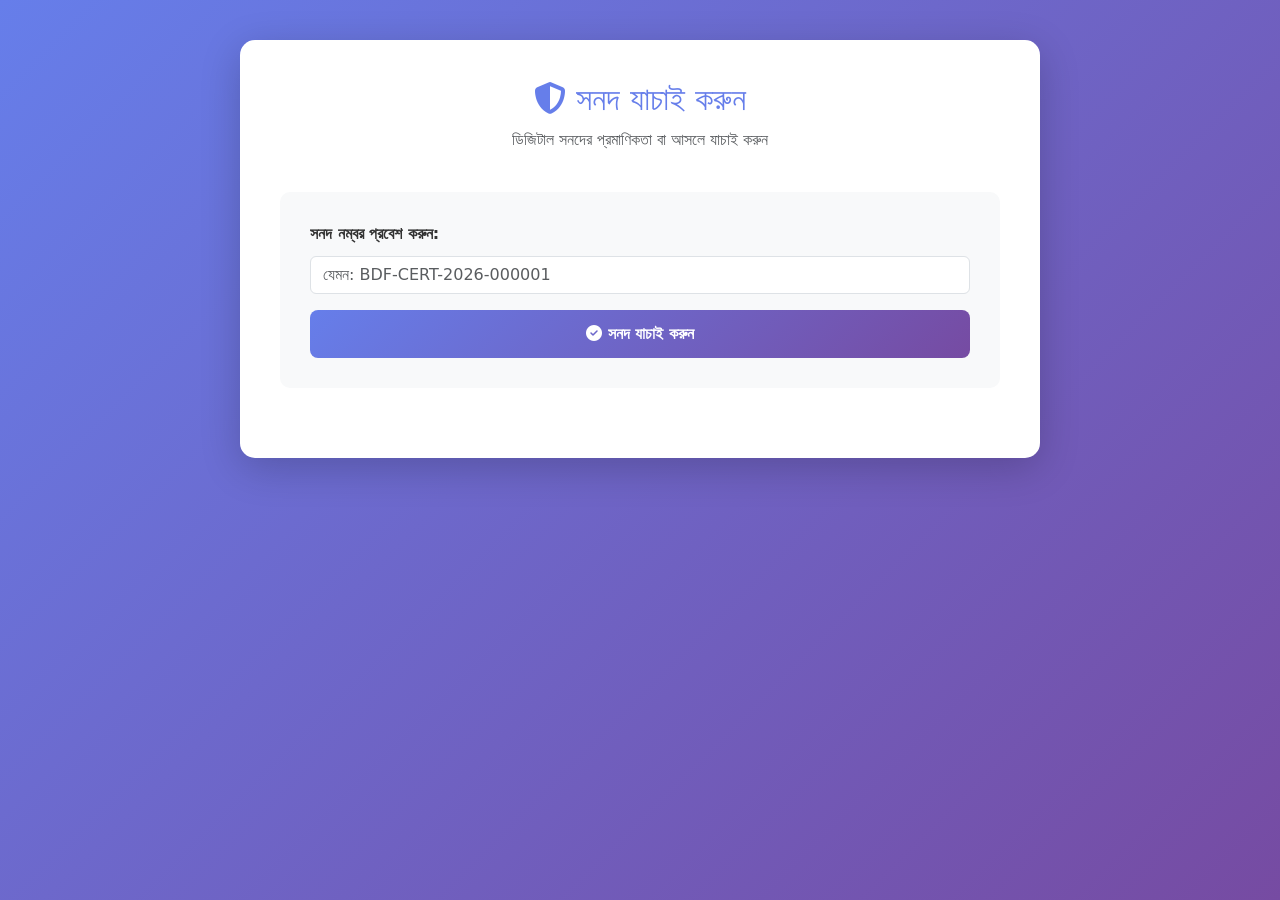
<file: pages/verify.html>
<!DOCTYPE html>
<html lang="bn">
<head>
    <meta charset="UTF-8">
    <meta name="viewport" content="width=device-width, initial-scale=1.0">
    <title>সনদ যাচাই করুন - BDFAST</title>
    <link href="https://cdn.jsdelivr.net/npm/bootstrap@5.3.0/dist/css/bootstrap.min.css" rel="stylesheet">
    <link href="https://cdnjs.cloudflare.com/ajax/libs/font-awesome/6.4.0/css/all.min.css" rel="stylesheet">
    <style>
        body { background: linear-gradient(135deg, #667eea 0%, #764ba2 100%); min-height: 100vh; padding: 40px 20px; }
        .verify-card { background: white; border-radius: 15px; box-shadow: 0 10px 40px rgba(0,0,0,0.2); padding: 40px; max-width: 800px; margin: 0 auto; }
        .verify-header { text-align: center; margin-bottom: 40px; }
        .verify-header h2 { color: #667eea; margin-bottom: 10px; }
        .input-section { background: #f8f9fa; padding: 30px; border-radius: 10px; margin-bottom: 30px; }
        .form-label { font-weight: 600; color: #333; margin-bottom: 10px; }
        .btn-verify { background: linear-gradient(135deg, #667eea 0%, #764ba2 100%); border: none; color: white; padding: 12px 40px; border-radius: 8px; font-weight: 600; cursor: pointer; width: 100%; }
        .btn-verify:hover { color: white; transform: translateY(-2px); box-shadow: 0 5px 20px rgba(102, 126, 234, 0.4); }
        .verification-result { margin-top: 40px; padding: 30px; border-radius: 10px; display: none; }
        .verification-result.valid { background: #d4edda; border: 1px solid #28a745; color: #155724; }
        .verification-result.invalid { background: #f8d7da; border: 1px solid #dc3545; color: #721c24; }
    </style>
</head>
<body>
    <div class="verify-card">
        <div class="verify-header">
            <h2><i class="fas fa-shield-alt"></i> সনদ যাচাই করুন</h2>
            <p class="text-muted">ডিজিটাল সনদের প্রমাণিকতা বা আসলে যাচাই করুন</p>
        </div>

        <div class="input-section">
            <label class="form-label">সনদ নম্বর প্রবেশ করুন:</label>
            <input type="text" class="form-control" id="certificateNo" placeholder="যেমন: BDF-CERT-2026-000001">
            <button class="btn-verify mt-3" onclick="verifyCertificate()">
                <i class="fas fa-check-circle"></i> সনদ যাচাই করুন
            </button>
        </div>

        <div id="verificationResult" class="verification-result">
            <div class="text-center mb-4">
                <div id="resultIcon" style="font-size: 4rem; margin-bottom: 20px;"></div>
                <h4 id="resultTitle"></h4>
                <p id="resultMessage" class="mb-0"></p>
            </div>
        </div>
    </div>

    <script src="https://cdn.jsdelivr.net/npm/bootstrap@5.3.0/dist/js/bootstrap.bundle.min.js"></script>
    <script src="../js/main.js"></script>
    <script>
        function verifyCertificate() {
            const certNo = document.getElementById('certificateNo').value;
            if (!certNo) {
                BDFAST.showAlert('সনদ নম্বর প্রবেশ করুন', 'warning');
                return;
            }
            
            const resultDiv = document.getElementById('verificationResult');
            resultDiv.style.display = 'block';
            resultDiv.className = 'verification-result valid';
            document.getElementById('resultIcon').innerHTML = '<i class="fas fa-check-circle" style="color: #28a745;"></i>';
            document.getElementById('resultTitle').textContent = 'সনদ প্রমাণিক';
            document.getElementById('resultMessage').textContent = 'এটি একটি সংগপ্ত অন্যান্য ইশন সনদ';
        }
    </script>
</body>
</html>
</file>
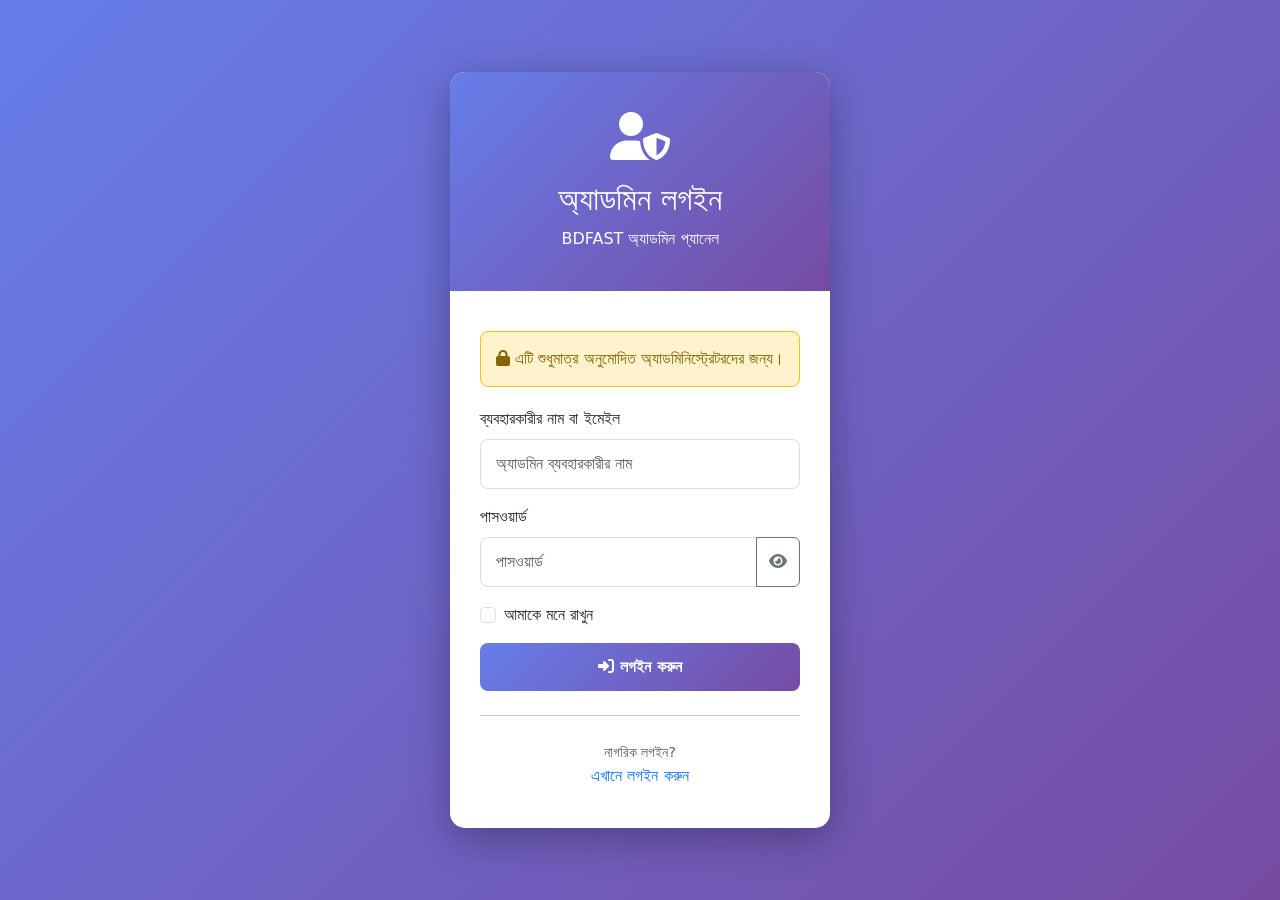
<file: pages/admin/login.html>
<!DOCTYPE html>
<html lang="bn">
<head>
    <meta charset="UTF-8">
    <meta name="viewport" content="width=device-width, initial-scale=1.0">
    <title>অ্যাডমিন লগইন - BDFAST</title>
    <link href="https://cdn.jsdelivr.net/npm/bootstrap@5.3.0/dist/css/bootstrap.min.css" rel="stylesheet">
    <link href="https://cdnjs.cloudflare.com/ajax/libs/font-awesome/6.4.0/css/all.min.css" rel="stylesheet">
    <style>
        body {
            background: linear-gradient(135deg, #667eea 0%, #764ba2 100%);
            min-height: 100vh;
            display: flex;
            align-items: center;
        }
        .login-card {
            background: white;
            border-radius: 15px;
            box-shadow: 0 10px 40px rgba(0,0,0,0.3);
            max-width: 450px;
            margin: 0 auto;
        }
        .login-header {
            background: linear-gradient(135deg, #667eea 0%, #764ba2 100%);
            color: white;
            padding: 40px 30px;
            text-align: center;
            border-radius: 15px 15px 0 0;
        }
        .form-body {
            padding: 40px 30px;
        }
        .form-control {
            border-radius: 8px;
            border: 1px solid #ddd;
            padding: 12px 15px;
        }
        .form-control:focus {
            border-color: #667eea;
            box-shadow: 0 0 0 0.2rem rgba(102, 126, 234, 0.25);
        }
        .btn-admin-login {
            background: linear-gradient(135deg, #667eea 0%, #764ba2 100%);
            border: none;
            color: white;
            padding: 12px 30px;
            border-radius: 8px;
            font-weight: 600;
            width: 100%;
            cursor: pointer;
        }
        .btn-admin-login:hover {
            color: white;
            transform: translateY(-2px);
            box-shadow: 0 5px 20px rgba(102, 126, 234, 0.4);
        }
        .warning-box {
            background: #fff3cd;
            border: 1px solid #ffc107;
            border-radius: 8px;
            padding: 15px;
            margin-bottom: 20px;
            color: #856404;
        }
    </style>
</head>
<body>
    <div class="login-card">
        <div class="login-header">
            <i class="fas fa-user-shield" style="font-size: 3rem; margin-bottom: 20px;"></i>
            <h2>অ্যাডমিন লগইন</h2>
            <p class="mb-0">BDFAST অ্যাডমিন প্যানেল</p>
        </div>

        <div class="form-body">
            <div class="warning-box">
                <i class="fas fa-lock"></i> এটি শুধুমাত্র অনুমোদিত অ্যাডমিনিস্ট্রেটরদের জন্য।
            </div>

            <form id="adminLoginForm">
                <div class="mb-3">
                    <label class="form-label">ব্যবহারকারীর নাম বা ইমেইল</label>
                    <input type="text" class="form-control" id="adminUsername" placeholder="অ্যাডমিন ব্যবহারকারীর নাম" required>
                </div>

                <div class="mb-3">
                    <label class="form-label">পাসওয়ার্ড</label>
                    <div class="input-group">
                        <input type="password" class="form-control" id="adminPassword" placeholder="পাসওয়ার্ড" required>
                        <button type="button" class="btn btn-outline-secondary" id="toggleAdminPassword">
                            <i class="fas fa-eye"></i>
                        </button>
                    </div>
                </div>

                <div class="mb-3 form-check">
                    <input type="checkbox" class="form-check-input" id="adminRemember">
                    <label class="form-check-label" for="adminRemember">
                        আমাকে মনে রাখুন
                    </label>
                </div>

                <button type="submit" class="btn-admin-login">
                    <i class="fas fa-sign-in-alt"></i> লগইন করুন
                </button>
            </form>

            <hr class="my-4">

            <div class="text-center">
                <small class="text-muted">নাগরিক লগইন?</small><br>
                <a href="../login.html" class="text-decoration-none">এখানে লগইন করুন</a>
            </div>
        </div>
    </div>

    <script src="https://cdn.jsdelivr.net/npm/bootstrap@5.3.0/dist/js/bootstrap.bundle.min.js"></script>
    <script src="../../js/main.js"></script>
    <script>
        document.getElementById('toggleAdminPassword').addEventListener('click', function() {
            const input = document.getElementById('adminPassword');
            const icon = this.querySelector('i');
            if (input.type === 'password') {
                input.type = 'text';
                icon.classList.remove('fa-eye');
                icon.classList.add('fa-eye-slash');
            } else {
                input.type = 'password';
                icon.classList.remove('fa-eye-slash');
                icon.classList.add('fa-eye');
            }
        });

        document.getElementById('adminLoginForm').addEventListener('submit', async function(e) {
            e.preventDefault();
            
            const username = document.getElementById('adminUsername').value;
            const password = document.getElementById('adminPassword').value;
            const remember = document.getElementById('adminRemember').checked;

            try {
                const response = await BDFAST.apiCall('/auth/admin-login', 'POST', {
                    username,
                    password
                });

                if (response && response.success) {
                    localStorage.setItem('token', response.token);
                    BDFAST.setUserInfo(response.user);
                    if (remember) localStorage.setItem('rememberMe', 'true');
                    
                    BDFAST.showAlert('লগইন সফল!', 'success');
                    setTimeout(() => {
                        window.location.href = 'dashboard.html';
                    }, 1500);
                } else {
                    BDFAST.showAlert(response?.message || 'লগইন ব্যর্থ', 'danger');
                }
            } catch (error) {
                BDFAST.showAlert('একটি ত্রুটি ঘটেছে', 'danger');
            }
        });
    </script>
</body>
</html>
</file>
<file: css/style.css>
/* BDFAST Citizen Services - Main Stylesheet */

:root {
    --primary-color: #667eea;
    --secondary-color: #764ba2;
    --success-color: #28a745;
    --danger-color: #dc3545;
    --warning-color: #ffc107;
    --info-color: #17a2b8;
    --light-bg: #f8f9fa;
    --dark-text: #333;
}

* {
    margin: 0;
    padding: 0;
    box-sizing: border-box;
}

body {
    font-family: 'Segoe UI', Tahoma, Geneva, Verdana, sans-serif;
    color: var(--dark-text);
    line-height: 1.6;
}

/* Navigation */
.navbar {
    box-shadow: 0 2px 4px rgba(0, 0, 0, 0.1);
}

.navbar-brand {
    font-size: 1.5rem;
    color: #fff !important;
}

/* Hero Section */
.hero-section {
    min-height: 500px;
    display: flex;
    align-items: center;
    justify-content: center;
}

.hero-section h1 {
    text-shadow: 2px 2px 4px rgba(0, 0, 0, 0.3);
    animation: slideDown 0.8s ease;
}

.hero-section p {
    font-size: 1.3rem;
    animation: slideUp 0.8s ease;
}

/* Service Cards */
.service-card {
    transition: all 0.3s ease;
    border-radius: 10px;
}

.service-card:hover {
    transform: translateY(-5px);
    box-shadow: 0 5px 20px rgba(0, 0, 0, 0.1) !important;
}

.service-card .card-body {
    padding: 1.5rem;
}

.service-card .card-title {
    color: var(--primary-color);
    font-weight: 600;
}

/* Quick Action Cards */
.quick-action-card {
    background: #fff;
    transition: all 0.3s ease;
    cursor: pointer;
}

.quick-action-card:hover {
    transform: translateY(-8px);
    box-shadow: 0 8px 25px rgba(0, 0, 0, 0.15) !important;
}

/* Forms */
.form-control {
    border-radius: 5px;
    border: 1px solid #ddd;
}

.form-control:focus {
    border-color: var(--primary-color);
    box-shadow: 0 0 0 0.2rem rgba(102, 126, 234, 0.25);
}

.btn {
    border-radius: 5px;
    font-weight: 500;
    transition: all 0.3s ease;
}

.btn-primary {
    background: var(--primary-color);
    border: none;
}

.btn-primary:hover {
    background: var(--secondary-color);
    transform: translateY(-2px);
}

/* Tables */
.table {
    border-radius: 5px;
    overflow: hidden;
}

.table-hover tbody tr:hover {
    background-color: var(--light-bg);
}

/* Badges */
.badge {
    padding: 0.5rem 0.75rem;
    border-radius: 20px;
}

/* Status Badges */
.status-pending {
    background: var(--warning-color);
    color: #000;
}

.status-approved {
    background: var(--success-color);
    color: #fff;
}

.status-rejected {
    background: var(--danger-color);
    color: #fff;
}

.status-under-review {
    background: var(--info-color);
    color: #fff;
}

/* Alert Styling */
.alert {
    border-radius: 5px;
    border: none;
}

/* Card Styling */
.card {
    border-radius: 10px;
    border: 1px solid #e0e0e0;
}

.card-header {
    background: var(--light-bg);
    border-bottom: 2px solid #ddd;
    font-weight: 600;
}

/* Loading Spinner */
.spinner-container {
    display: flex;
    justify-content: center;
    align-items: center;
    min-height: 200px;
}

/* Animations */
@keyframes slideDown {
    from {
        opacity: 0;
        transform: translateY(-30px);
    }
    to {
        opacity: 1;
        transform: translateY(0);
    }
}

@keyframes slideUp {
    from {
        opacity: 0;
        transform: translateY(30px);
    }
    to {
        opacity: 1;
        transform: translateY(0);
    }
}

/* Modal Styling */
.modal-content {
    border-radius: 10px;
    border: none;
}

.modal-header {
    background: var(--primary-color);
    color: #fff;
}

/* Footer */
footer {
    background: #1a1a1a;
    border-top: 3px solid var(--primary-color);
}

/* Responsive */
@media (max-width: 768px) {
    .hero-section {
        min-height: 400px;
    }
    
    .hero-section h1 {
        font-size: 2rem;
    }
    
    .service-card {
        margin-bottom: 1rem;
    }
}

/* Utility Classes */
.text-primary {
    color: var(--primary-color) !important;
}

.bg-light-primary {
    background: rgba(102, 126, 234, 0.1);
}

.fw-bold {
    font-weight: 600;
}

.shadow-sm {
    box-shadow: 0 0.125rem 0.25rem rgba(0, 0, 0, 0.075);
}

.rounded {
    border-radius: 5px;
}
</file>
